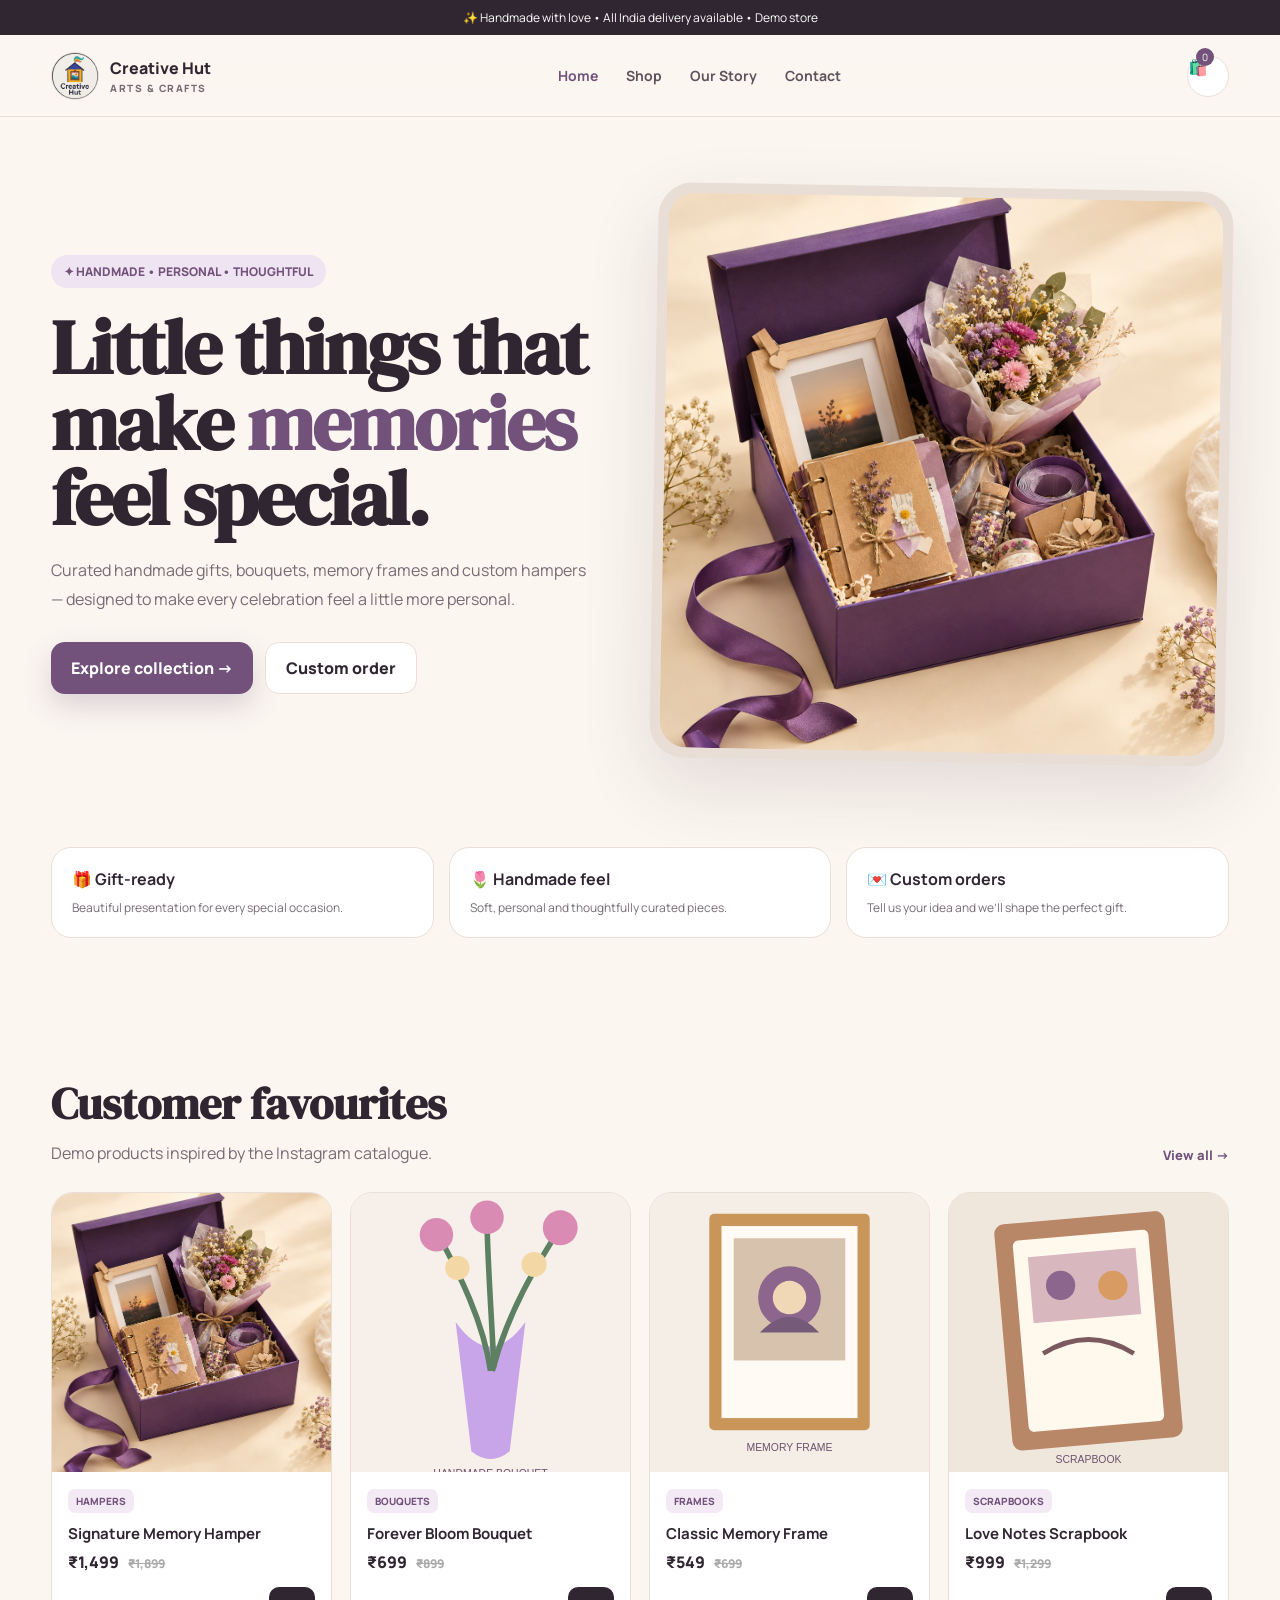
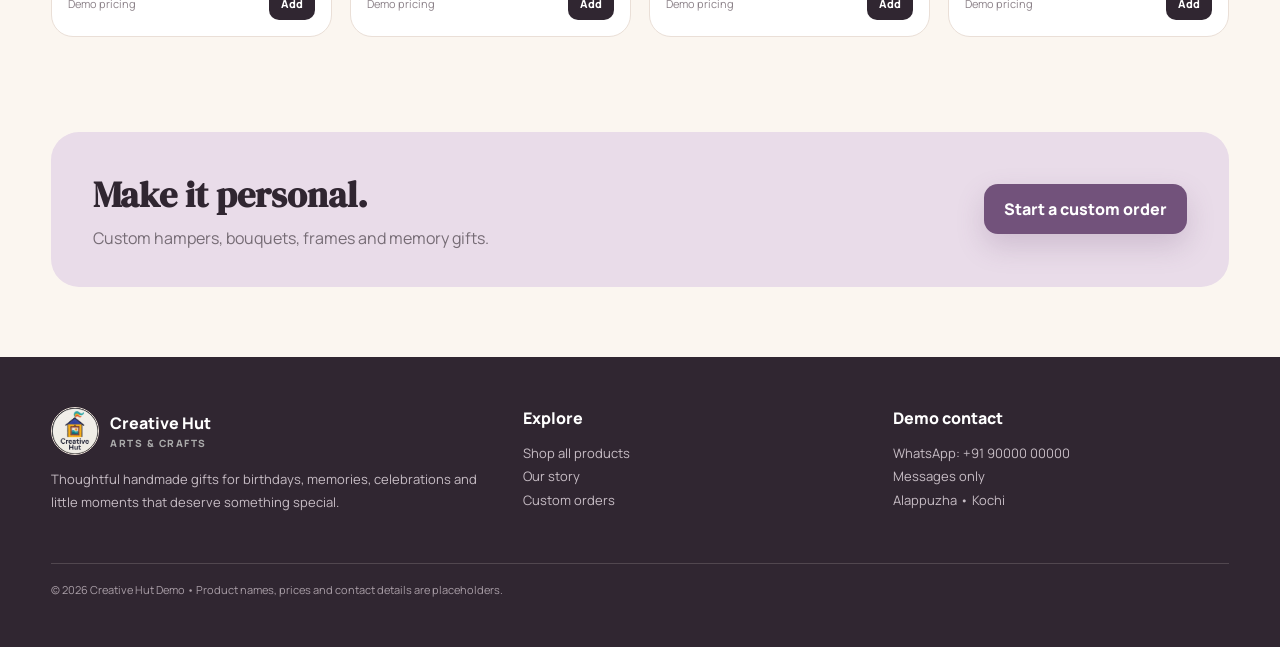
<file: index.html>
<!doctype html><html lang="en"><head><meta charset="utf-8"><meta name="viewport" content="width=device-width,initial-scale=1"><title>Home — Creative Hut</title><link rel="stylesheet" href="style.css"></head><body><div class="topbar">✨ Handmade with love • All India delivery available • Demo store</div><header class="nav"><div class="container"><a class="brand" href="index.html"><img class="brand-logo" src="assets/creative-hut-logo.jpg" alt="Creative Hut logo"><span>Creative Hut<small>ARTS & CRAFTS</small></span></a><nav class="navlinks"><a class="active" href="index.html">Home</a><a class="" href="shop.html">Shop</a><a class="" href="about.html">Our Story</a><a class="" href="contact.html">Contact</a></nav><div style="display:flex;align-items:center;gap:8px"><button class="menu-btn" id="menuBtn" aria-label="Open menu">☰</button><a class="icon-btn" href="cart.html">🛍️<span class="cart-count">0</span></a></div></div></header><main><section class="hero"><div class="container hero-grid"><div><span class="eyebrow">✦ HANDMADE • PERSONAL • THOUGHTFUL</span><h1>Little things that make <em>memories</em> feel special.</h1><p>Curated handmade gifts, bouquets, memory frames and custom hampers — designed to make every celebration feel a little more personal.</p><div class="actions"><a class="btn primary" href="shop.html">Explore collection →</a><a class="btn secondary" href="contact.html">Custom order</a></div></div><div class="hero-img"><img src="assets/hero-hamper.png" alt="Handmade gift hamper"></div></div></section><section class="container trust"><div class="trust-card"><b>🎁 Gift-ready</b><span>Beautiful presentation for every special occasion.</span></div><div class="trust-card"><b>🌷 Handmade feel</b><span>Soft, personal and thoughtfully curated pieces.</span></div><div class="trust-card"><b>💌 Custom orders</b><span>Tell us your idea and we’ll shape the perfect gift.</span></div></section><section class="section"><div class="container"><div class="section-head"><div><h2>Customer favourites</h2><p>Demo products inspired by the Instagram catalogue.</p></div><a class="link" href="shop.html">View all →</a></div><div id="featuredGrid" class="grid"></div></div></section><section class="container"><div class="banner"><div><h3>Make it personal.</h3><p>Custom hampers, bouquets, frames and memory gifts.</p></div><a class="btn primary" href="contact.html">Start a custom order</a></div></section></main><div class="toast"></div><div class="drawer-overlay" id="drawerOverlay"></div>
<aside class="drawer" id="drawer" aria-label="Site menu">
  <div class="drawer-head">
    <div class="drawer-brand"><img src="assets/creative-hut-logo.jpg" alt="Creative Hut logo"><span>Creative Hut</span></div>
    <button class="drawer-close" id="drawerClose" aria-label="Close menu">×</button>
  </div>
  <nav class="drawer-links">
    <a href="index.html">🏠 Home</a>
    <a href="shop.html">🛍️ Shop</a>
    <a href="about.html">💜 Our Story</a>
    <a href="contact.html">💌 Custom Order</a>
    <a href="cart.html">🛒 My Bag</a>
  </nav>
  <div class="drawer-note">Handmade gifts • Bouquets • Memory frames • Custom hampers<br><br>Demo website — product names, prices and contact details are placeholders.</div>
</aside><footer><div class="container footer-grid"><div><div class="brand"><img class="brand-logo" src="assets/creative-hut-logo.jpg" alt="Creative Hut logo"><span>Creative Hut<small style="color:#aaa">ARTS & CRAFTS</small></span></div><p>Thoughtful handmade gifts for birthdays, memories, celebrations and little moments that deserve something special.</p></div><div><div class="footer-title">Explore</div><p><a href="shop.html">Shop all products</a><br><a href="about.html">Our story</a><br><a href="contact.html">Custom orders</a></p></div><div><div class="footer-title">Demo contact</div><p>WhatsApp: +91 90000 00000<br>Messages only<br>Alappuzha • Kochi</p></div></div><div class="container copyright">© 2026 Creative Hut Demo • Product names, prices and contact details are placeholders.</div></footer><script src="app.js"></script></body></html>
</file>
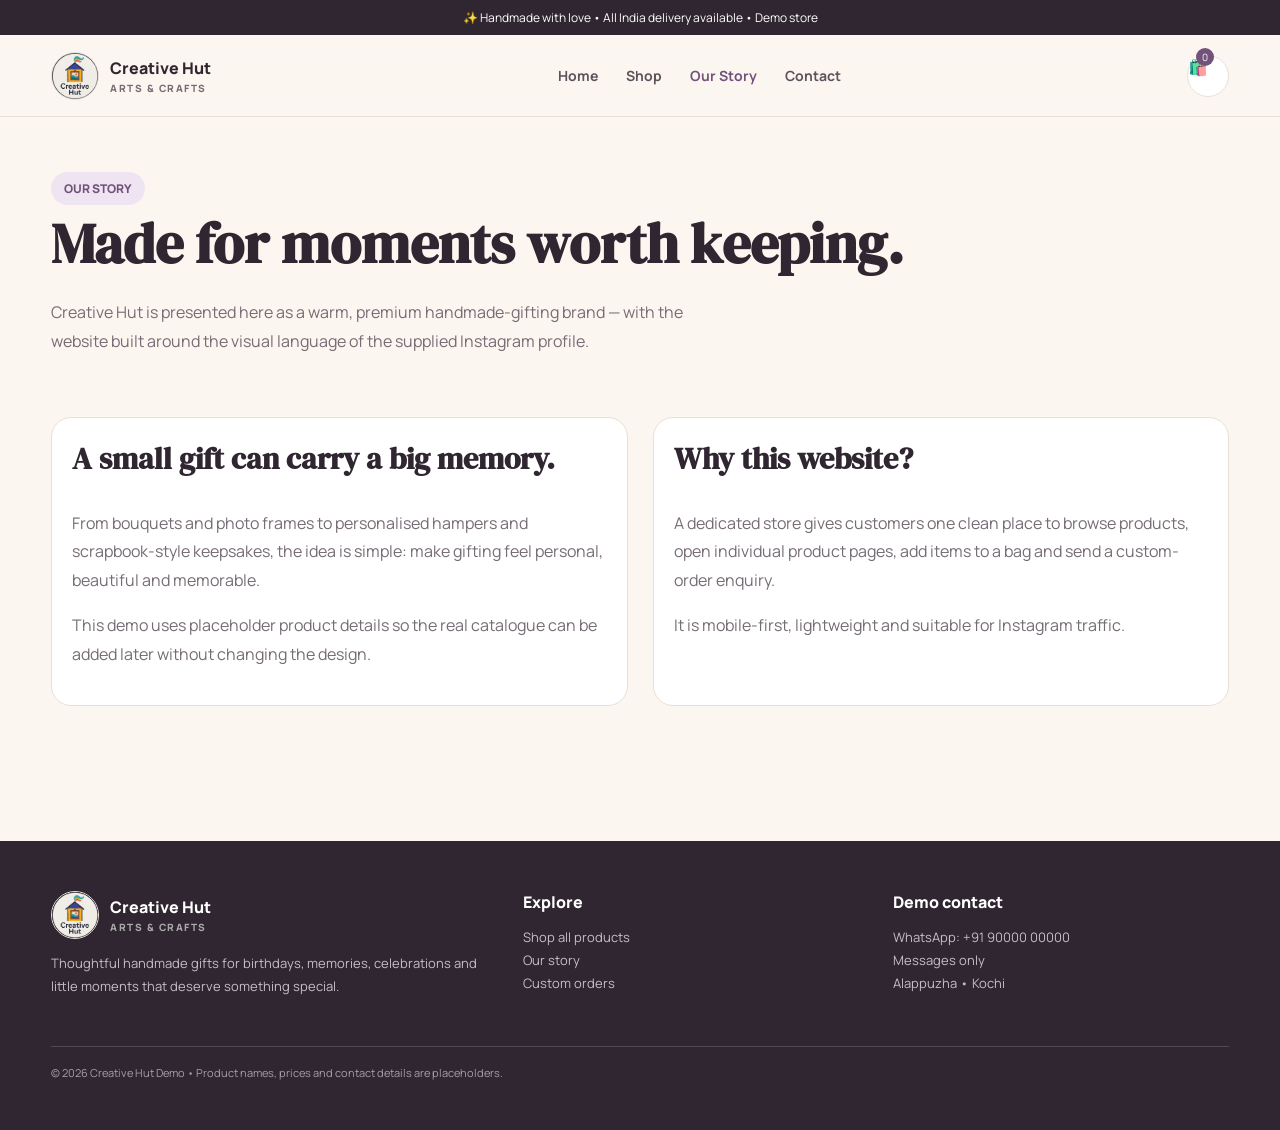
<file: about.html>
<!doctype html><html lang="en"><head><meta charset="utf-8"><meta name="viewport" content="width=device-width,initial-scale=1"><title>Our Story — Creative Hut</title><link rel="stylesheet" href="style.css"></head><body><div class="topbar">✨ Handmade with love • All India delivery available • Demo store</div><header class="nav"><div class="container"><a class="brand" href="index.html"><img class="brand-logo" src="assets/creative-hut-logo.jpg" alt="Creative Hut logo"><span>Creative Hut<small>ARTS & CRAFTS</small></span></a><nav class="navlinks"><a class="" href="index.html">Home</a><a class="" href="shop.html">Shop</a><a class="active" href="about.html">Our Story</a><a class="" href="contact.html">Contact</a></nav><div style="display:flex;align-items:center;gap:8px"><button class="menu-btn" id="menuBtn" aria-label="Open menu">☰</button><a class="icon-btn" href="cart.html">🛍️<span class="cart-count">0</span></a></div></div></header><main><section class="page-hero"><div class="container"><span class="eyebrow">OUR STORY</span><h1>Made for moments worth keeping.</h1><p>Creative Hut is presented here as a warm, premium handmade-gifting brand — with the website built around the visual language of the supplied Instagram profile.</p></div></section><section class="container section" style="padding-top:10px"><div class="about-grid"><div class="content-card"><h3>A small gift can carry a big memory.</h3><p>From bouquets and photo frames to personalised hampers and scrapbook-style keepsakes, the idea is simple: make gifting feel personal, beautiful and memorable.</p><p>This demo uses placeholder product details so the real catalogue can be added later without changing the design.</p></div><div class="content-card"><h3>Why this website?</h3><p>A dedicated store gives customers one clean place to browse products, open individual product pages, add items to a bag and send a custom-order enquiry.</p><p>It is mobile-first, lightweight and suitable for Instagram traffic.</p></div></div></section></main><div class="toast"></div><div class="drawer-overlay" id="drawerOverlay"></div>
<aside class="drawer" id="drawer" aria-label="Site menu">
  <div class="drawer-head">
    <div class="drawer-brand"><img src="assets/creative-hut-logo.jpg" alt="Creative Hut logo"><span>Creative Hut</span></div>
    <button class="drawer-close" id="drawerClose" aria-label="Close menu">×</button>
  </div>
  <nav class="drawer-links">
    <a href="index.html">🏠 Home</a>
    <a href="shop.html">🛍️ Shop</a>
    <a href="about.html">💜 Our Story</a>
    <a href="contact.html">💌 Custom Order</a>
    <a href="cart.html">🛒 My Bag</a>
  </nav>
  <div class="drawer-note">Handmade gifts • Bouquets • Memory frames • Custom hampers<br><br>Demo website — product names, prices and contact details are placeholders.</div>
</aside><footer><div class="container footer-grid"><div><div class="brand"><img class="brand-logo" src="assets/creative-hut-logo.jpg" alt="Creative Hut logo"><span>Creative Hut<small style="color:#aaa">ARTS & CRAFTS</small></span></div><p>Thoughtful handmade gifts for birthdays, memories, celebrations and little moments that deserve something special.</p></div><div><div class="footer-title">Explore</div><p><a href="shop.html">Shop all products</a><br><a href="about.html">Our story</a><br><a href="contact.html">Custom orders</a></p></div><div><div class="footer-title">Demo contact</div><p>WhatsApp: +91 90000 00000<br>Messages only<br>Alappuzha • Kochi</p></div></div><div class="container copyright">© 2026 Creative Hut Demo • Product names, prices and contact details are placeholders.</div></footer><script src="app.js"></script></body></html>
</file>
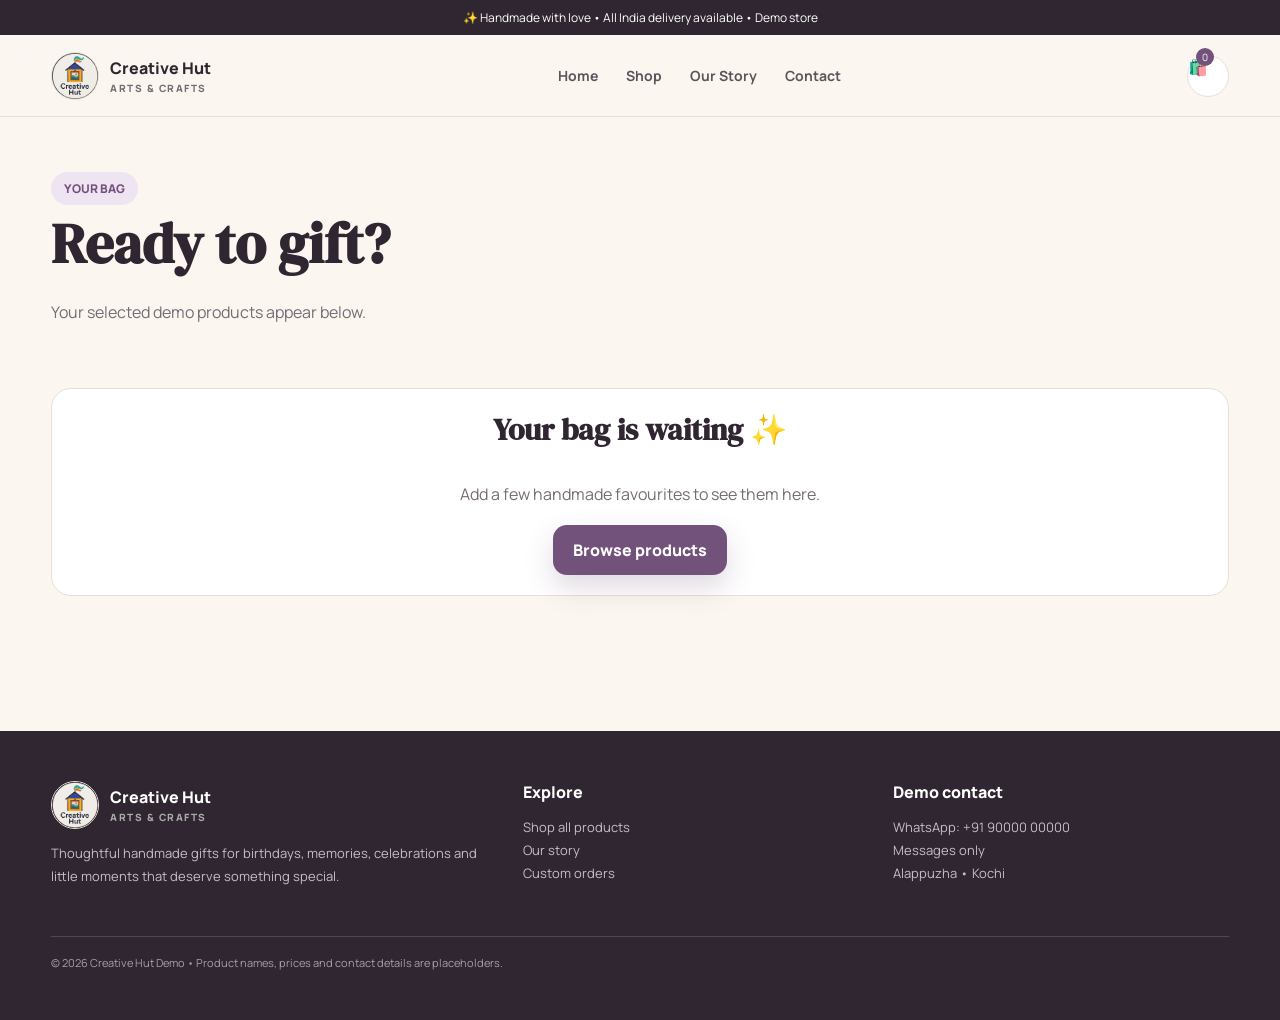
<file: cart.html>
<!doctype html><html lang="en"><head><meta charset="utf-8"><meta name="viewport" content="width=device-width,initial-scale=1"><title>Bag — Creative Hut</title><link rel="stylesheet" href="style.css"></head><body><div class="topbar">✨ Handmade with love • All India delivery available • Demo store</div><header class="nav"><div class="container"><a class="brand" href="index.html"><img class="brand-logo" src="assets/creative-hut-logo.jpg" alt="Creative Hut logo"><span>Creative Hut<small>ARTS & CRAFTS</small></span></a><nav class="navlinks"><a class="" href="index.html">Home</a><a class="" href="shop.html">Shop</a><a class="" href="about.html">Our Story</a><a class="" href="contact.html">Contact</a></nav><div style="display:flex;align-items:center;gap:8px"><button class="menu-btn" id="menuBtn" aria-label="Open menu">☰</button><a class="icon-btn" href="cart.html">🛍️<span class="cart-count">0</span></a></div></div></header><main><section class="page-hero"><div class="container"><span class="eyebrow">YOUR BAG</span><h1>Ready to gift?</h1><p>Your selected demo products appear below.</p></div></section><section class="container section" style="padding-top:10px"><div id="cartList" class="cart-list"></div><div id="cartSummary" class="cart-summary"><div><span style="display:block;color:#c9bec7;font-size:12px">Estimated total</span><b id="cartTotal">₹0</b></div><a class="btn" style="background:#fff;color:#302631" href="contact.html">Continue to enquiry →</a></div></section></main><div class="toast"></div><div class="drawer-overlay" id="drawerOverlay"></div>
<aside class="drawer" id="drawer" aria-label="Site menu">
  <div class="drawer-head">
    <div class="drawer-brand"><img src="assets/creative-hut-logo.jpg" alt="Creative Hut logo"><span>Creative Hut</span></div>
    <button class="drawer-close" id="drawerClose" aria-label="Close menu">×</button>
  </div>
  <nav class="drawer-links">
    <a href="index.html">🏠 Home</a>
    <a href="shop.html">🛍️ Shop</a>
    <a href="about.html">💜 Our Story</a>
    <a href="contact.html">💌 Custom Order</a>
    <a href="cart.html">🛒 My Bag</a>
  </nav>
  <div class="drawer-note">Handmade gifts • Bouquets • Memory frames • Custom hampers<br><br>Demo website — product names, prices and contact details are placeholders.</div>
</aside><footer><div class="container footer-grid"><div><div class="brand"><img class="brand-logo" src="assets/creative-hut-logo.jpg" alt="Creative Hut logo"><span>Creative Hut<small style="color:#aaa">ARTS & CRAFTS</small></span></div><p>Thoughtful handmade gifts for birthdays, memories, celebrations and little moments that deserve something special.</p></div><div><div class="footer-title">Explore</div><p><a href="shop.html">Shop all products</a><br><a href="about.html">Our story</a><br><a href="contact.html">Custom orders</a></p></div><div><div class="footer-title">Demo contact</div><p>WhatsApp: +91 90000 00000<br>Messages only<br>Alappuzha • Kochi</p></div></div><div class="container copyright">© 2026 Creative Hut Demo • Product names, prices and contact details are placeholders.</div></footer><script src="app.js"></script></body></html>
</file>
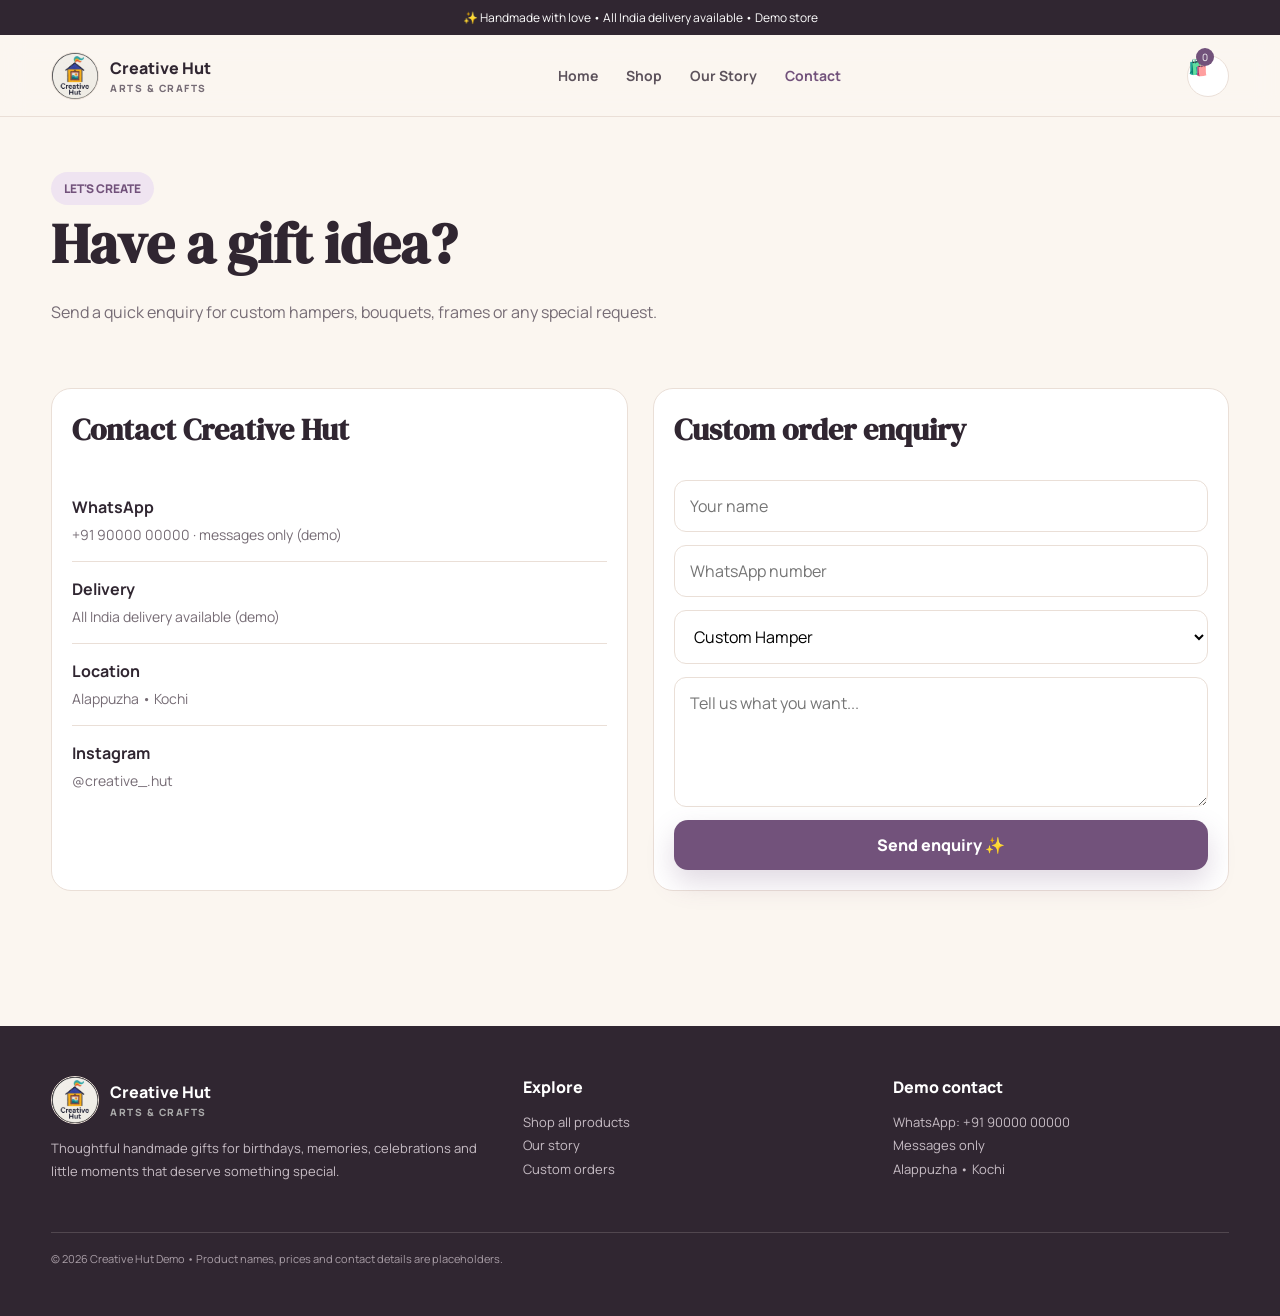
<file: contact.html>
<!doctype html><html lang="en"><head><meta charset="utf-8"><meta name="viewport" content="width=device-width,initial-scale=1"><title>Contact — Creative Hut</title><link rel="stylesheet" href="style.css"></head><body><div class="topbar">✨ Handmade with love • All India delivery available • Demo store</div><header class="nav"><div class="container"><a class="brand" href="index.html"><img class="brand-logo" src="assets/creative-hut-logo.jpg" alt="Creative Hut logo"><span>Creative Hut<small>ARTS & CRAFTS</small></span></a><nav class="navlinks"><a class="" href="index.html">Home</a><a class="" href="shop.html">Shop</a><a class="" href="about.html">Our Story</a><a class="active" href="contact.html">Contact</a></nav><div style="display:flex;align-items:center;gap:8px"><button class="menu-btn" id="menuBtn" aria-label="Open menu">☰</button><a class="icon-btn" href="cart.html">🛍️<span class="cart-count">0</span></a></div></div></header><main><section class="page-hero"><div class="container"><span class="eyebrow">LET'S CREATE</span><h1>Have a gift idea?</h1><p>Send a quick enquiry for custom hampers, bouquets, frames or any special request.</p></div></section><section class="container section" style="padding-top:10px"><div class="contact-grid"><div class="content-card"><h3>Contact Creative Hut</h3><div class="contact-item"><b>WhatsApp</b><span>+91 90000 00000 · messages only (demo)</span></div><div class="contact-item"><b>Delivery</b><span>All India delivery available (demo)</span></div><div class="contact-item"><b>Location</b><span>Alappuzha • Kochi</span></div><div class="contact-item"><b>Instagram</b><span>@creative_.hut</span></div></div><div class="content-card"><h3>Custom order enquiry</h3><form id="contactForm" class="form"><input required placeholder="Your name"><input required type="tel" placeholder="WhatsApp number"><select><option>Custom Hamper</option><option>Bouquet</option><option>Photo Frame</option><option>Scrapbook</option><option>Other</option></select><textarea placeholder="Tell us what you want..."></textarea><button class="btn primary" type="submit">Send enquiry ✨</button></form></div></div></section></main><div class="toast"></div><div class="drawer-overlay" id="drawerOverlay"></div>
<aside class="drawer" id="drawer" aria-label="Site menu">
  <div class="drawer-head">
    <div class="drawer-brand"><img src="assets/creative-hut-logo.jpg" alt="Creative Hut logo"><span>Creative Hut</span></div>
    <button class="drawer-close" id="drawerClose" aria-label="Close menu">×</button>
  </div>
  <nav class="drawer-links">
    <a href="index.html">🏠 Home</a>
    <a href="shop.html">🛍️ Shop</a>
    <a href="about.html">💜 Our Story</a>
    <a href="contact.html">💌 Custom Order</a>
    <a href="cart.html">🛒 My Bag</a>
  </nav>
  <div class="drawer-note">Handmade gifts • Bouquets • Memory frames • Custom hampers<br><br>Demo website — product names, prices and contact details are placeholders.</div>
</aside><footer><div class="container footer-grid"><div><div class="brand"><img class="brand-logo" src="assets/creative-hut-logo.jpg" alt="Creative Hut logo"><span>Creative Hut<small style="color:#aaa">ARTS & CRAFTS</small></span></div><p>Thoughtful handmade gifts for birthdays, memories, celebrations and little moments that deserve something special.</p></div><div><div class="footer-title">Explore</div><p><a href="shop.html">Shop all products</a><br><a href="about.html">Our story</a><br><a href="contact.html">Custom orders</a></p></div><div><div class="footer-title">Demo contact</div><p>WhatsApp: +91 90000 00000<br>Messages only<br>Alappuzha • Kochi</p></div></div><div class="container copyright">© 2026 Creative Hut Demo • Product names, prices and contact details are placeholders.</div></footer><script src="app.js"></script></body></html>
</file>
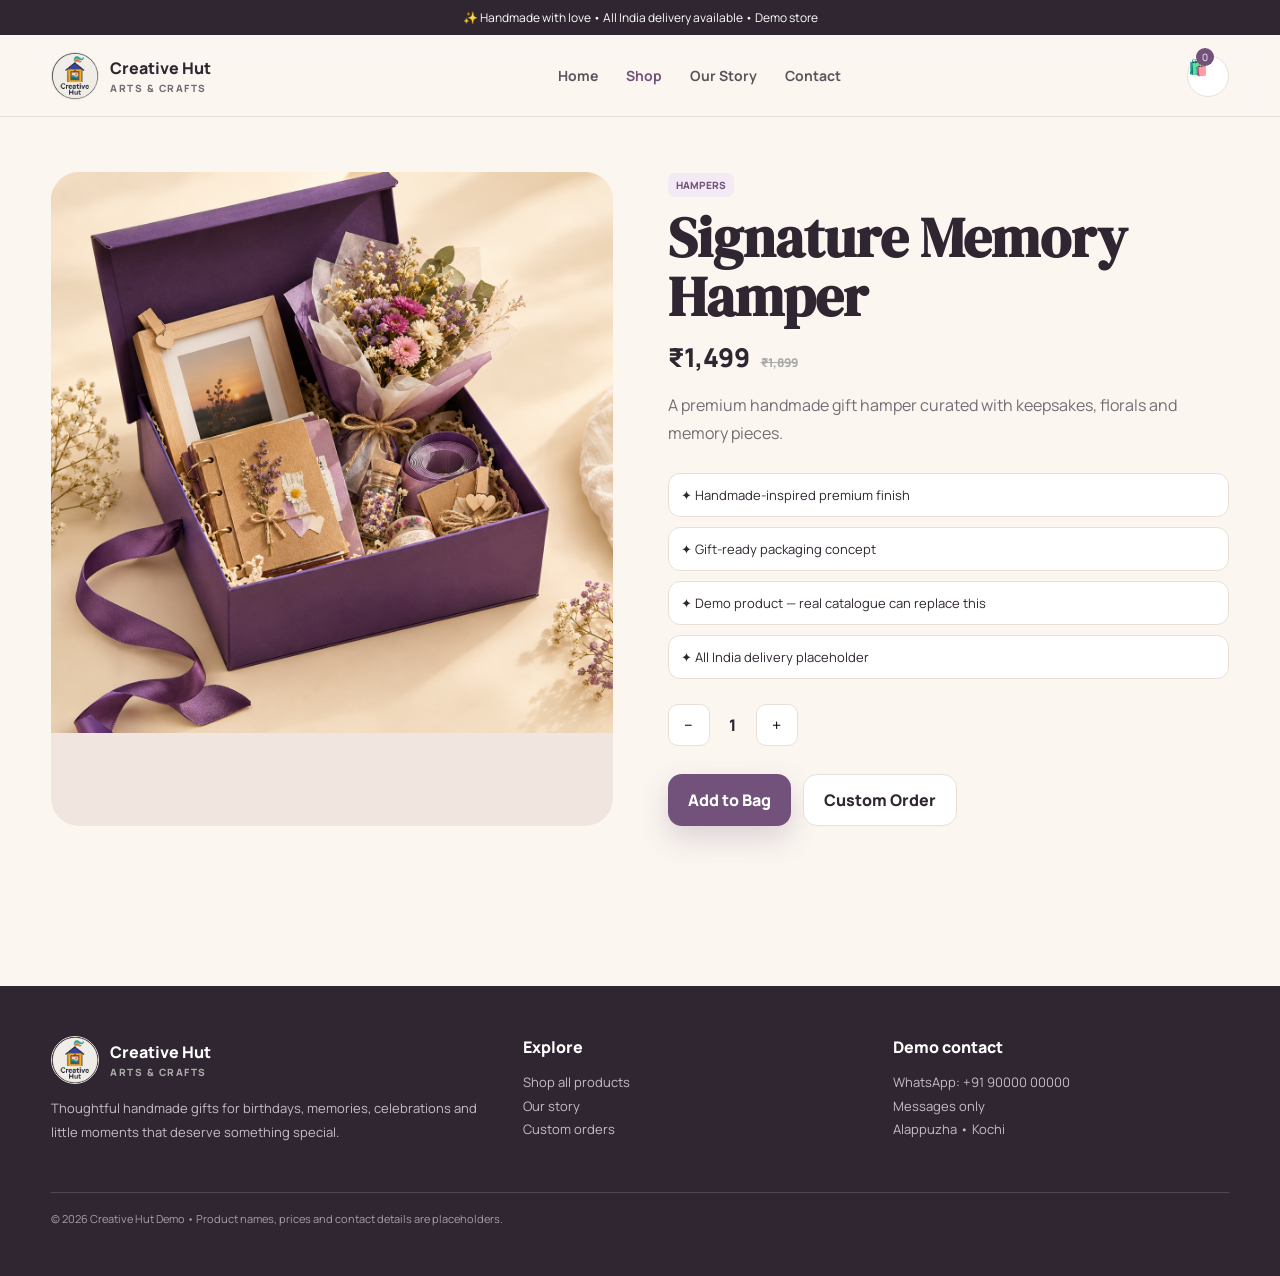
<file: product.html>
<!doctype html><html lang="en"><head><meta charset="utf-8"><meta name="viewport" content="width=device-width,initial-scale=1"><title>Product — Creative Hut</title><link rel="stylesheet" href="style.css"></head><body><div class="topbar">✨ Handmade with love • All India delivery available • Demo store</div><header class="nav"><div class="container"><a class="brand" href="index.html"><img class="brand-logo" src="assets/creative-hut-logo.jpg" alt="Creative Hut logo"><span>Creative Hut<small>ARTS & CRAFTS</small></span></a><nav class="navlinks"><a class="" href="index.html">Home</a><a class="active" href="shop.html">Shop</a><a class="" href="about.html">Our Story</a><a class="" href="contact.html">Contact</a></nav><div style="display:flex;align-items:center;gap:8px"><button class="menu-btn" id="menuBtn" aria-label="Open menu">☰</button><a class="icon-btn" href="cart.html">🛍️<span class="cart-count">0</span></a></div></div></header><main><section class="container"><div id="productDetail" class="detail"></div></section></main><div class="toast"></div><div class="drawer-overlay" id="drawerOverlay"></div>
<aside class="drawer" id="drawer" aria-label="Site menu">
  <div class="drawer-head">
    <div class="drawer-brand"><img src="assets/creative-hut-logo.jpg" alt="Creative Hut logo"><span>Creative Hut</span></div>
    <button class="drawer-close" id="drawerClose" aria-label="Close menu">×</button>
  </div>
  <nav class="drawer-links">
    <a href="index.html">🏠 Home</a>
    <a href="shop.html">🛍️ Shop</a>
    <a href="about.html">💜 Our Story</a>
    <a href="contact.html">💌 Custom Order</a>
    <a href="cart.html">🛒 My Bag</a>
  </nav>
  <div class="drawer-note">Handmade gifts • Bouquets • Memory frames • Custom hampers<br><br>Demo website — product names, prices and contact details are placeholders.</div>
</aside><footer><div class="container footer-grid"><div><div class="brand"><img class="brand-logo" src="assets/creative-hut-logo.jpg" alt="Creative Hut logo"><span>Creative Hut<small style="color:#aaa">ARTS & CRAFTS</small></span></div><p>Thoughtful handmade gifts for birthdays, memories, celebrations and little moments that deserve something special.</p></div><div><div class="footer-title">Explore</div><p><a href="shop.html">Shop all products</a><br><a href="about.html">Our story</a><br><a href="contact.html">Custom orders</a></p></div><div><div class="footer-title">Demo contact</div><p>WhatsApp: +91 90000 00000<br>Messages only<br>Alappuzha • Kochi</p></div></div><div class="container copyright">© 2026 Creative Hut Demo • Product names, prices and contact details are placeholders.</div></footer><script src="app.js"></script></body></html>
</file>
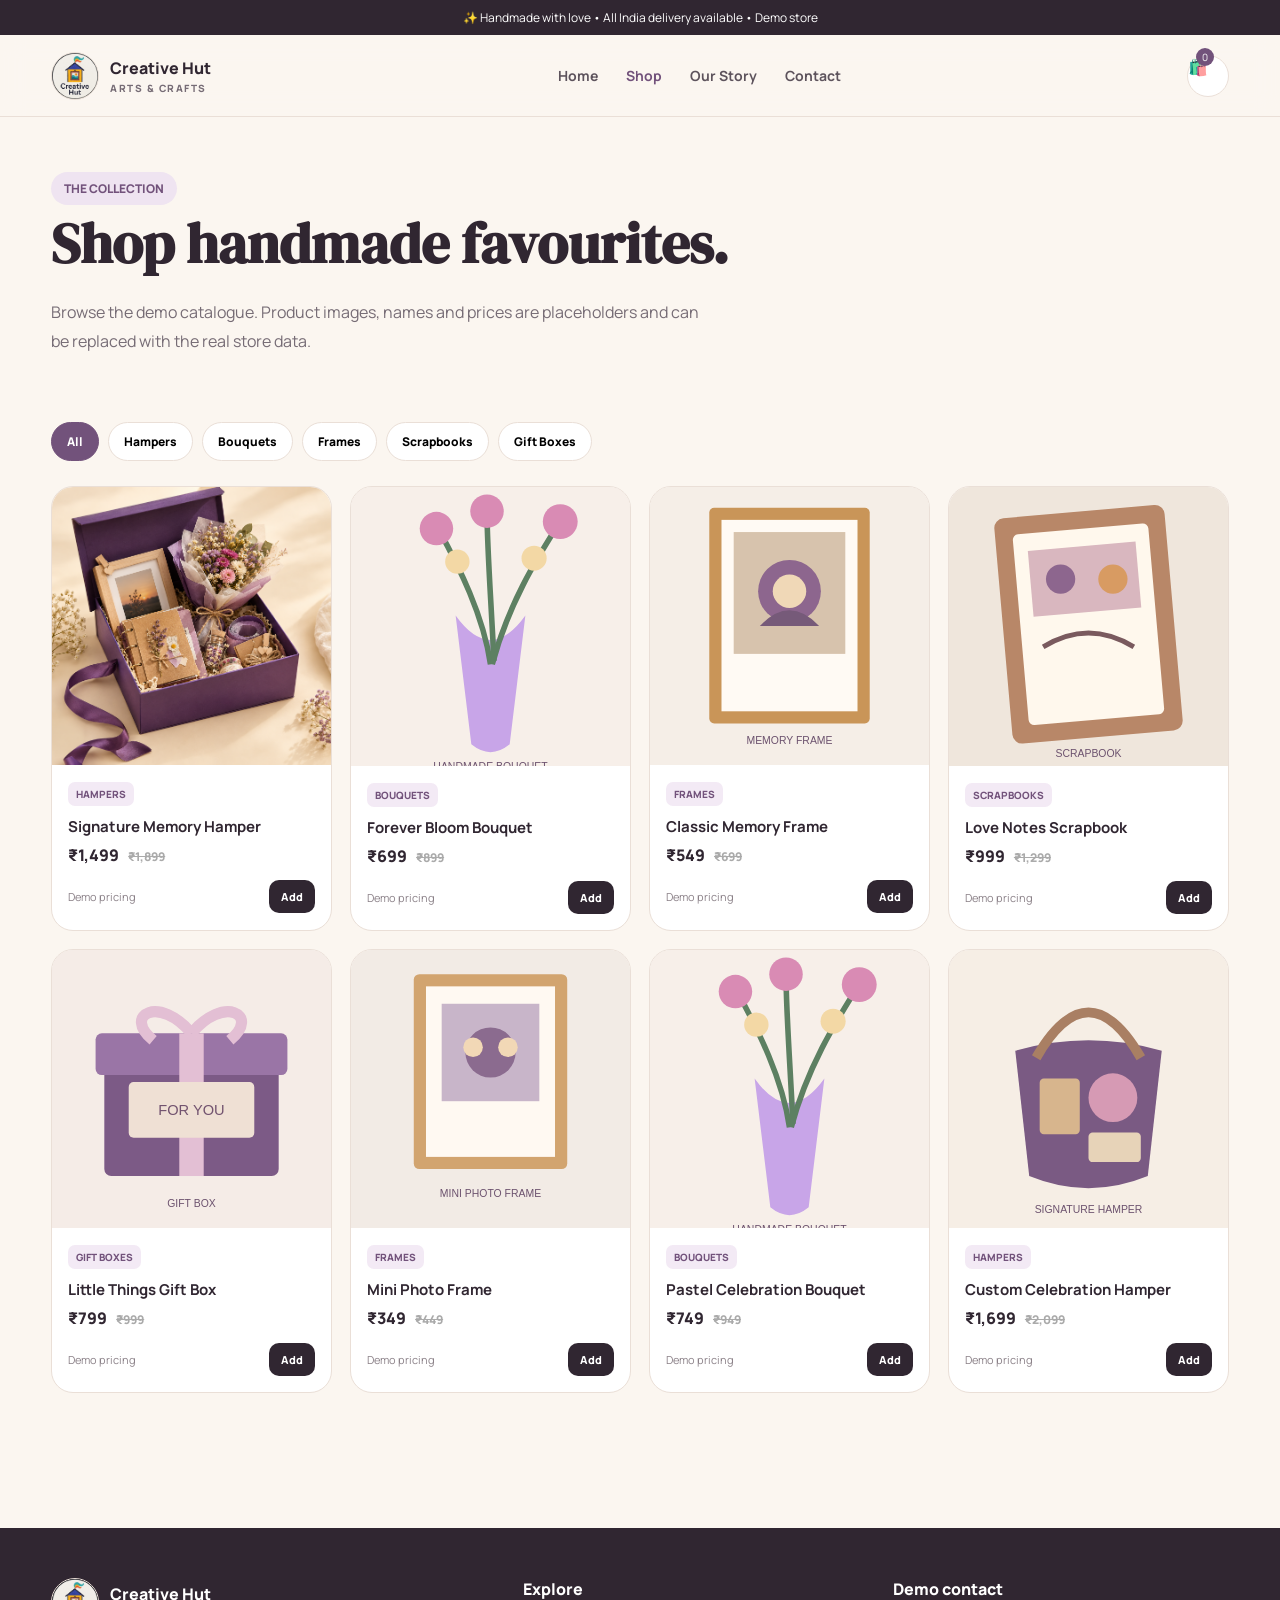
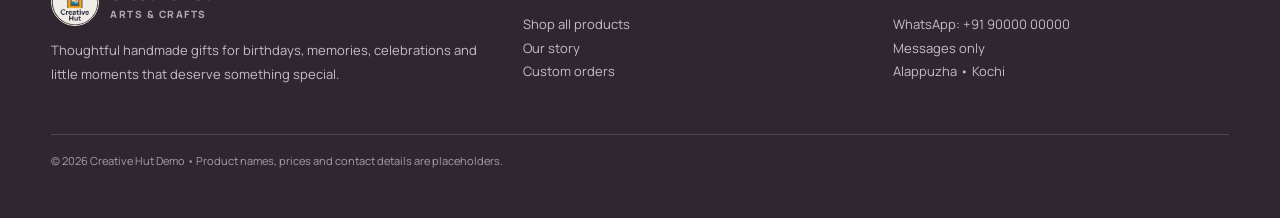
<file: shop.html>
<!doctype html><html lang="en"><head><meta charset="utf-8"><meta name="viewport" content="width=device-width,initial-scale=1"><title>Shop — Creative Hut</title><link rel="stylesheet" href="style.css"></head><body><div class="topbar">✨ Handmade with love • All India delivery available • Demo store</div><header class="nav"><div class="container"><a class="brand" href="index.html"><img class="brand-logo" src="assets/creative-hut-logo.jpg" alt="Creative Hut logo"><span>Creative Hut<small>ARTS & CRAFTS</small></span></a><nav class="navlinks"><a class="" href="index.html">Home</a><a class="active" href="shop.html">Shop</a><a class="" href="about.html">Our Story</a><a class="" href="contact.html">Contact</a></nav><div style="display:flex;align-items:center;gap:8px"><button class="menu-btn" id="menuBtn" aria-label="Open menu">☰</button><a class="icon-btn" href="cart.html">🛍️<span class="cart-count">0</span></a></div></div></header><main><section class="page-hero"><div class="container"><span class="eyebrow">THE COLLECTION</span><h1>Shop handmade favourites.</h1><p>Browse the demo catalogue. Product images, names and prices are placeholders and can be replaced with the real store data.</p></div></section><section class="container section" style="padding-top:15px"><div class="filters"><button class="filter active" data-cat="All">All</button><button class="filter" data-cat="Hampers">Hampers</button><button class="filter" data-cat="Bouquets">Bouquets</button><button class="filter" data-cat="Frames">Frames</button><button class="filter" data-cat="Scrapbooks">Scrapbooks</button><button class="filter" data-cat="Gift Boxes">Gift Boxes</button></div><div id="shopGrid" class="grid"></div></section></main><div class="toast"></div><div class="drawer-overlay" id="drawerOverlay"></div>
<aside class="drawer" id="drawer" aria-label="Site menu">
  <div class="drawer-head">
    <div class="drawer-brand"><img src="assets/creative-hut-logo.jpg" alt="Creative Hut logo"><span>Creative Hut</span></div>
    <button class="drawer-close" id="drawerClose" aria-label="Close menu">×</button>
  </div>
  <nav class="drawer-links">
    <a href="index.html">🏠 Home</a>
    <a href="shop.html">🛍️ Shop</a>
    <a href="about.html">💜 Our Story</a>
    <a href="contact.html">💌 Custom Order</a>
    <a href="cart.html">🛒 My Bag</a>
  </nav>
  <div class="drawer-note">Handmade gifts • Bouquets • Memory frames • Custom hampers<br><br>Demo website — product names, prices and contact details are placeholders.</div>
</aside><footer><div class="container footer-grid"><div><div class="brand"><img class="brand-logo" src="assets/creative-hut-logo.jpg" alt="Creative Hut logo"><span>Creative Hut<small style="color:#aaa">ARTS & CRAFTS</small></span></div><p>Thoughtful handmade gifts for birthdays, memories, celebrations and little moments that deserve something special.</p></div><div><div class="footer-title">Explore</div><p><a href="shop.html">Shop all products</a><br><a href="about.html">Our story</a><br><a href="contact.html">Custom orders</a></p></div><div><div class="footer-title">Demo contact</div><p>WhatsApp: +91 90000 00000<br>Messages only<br>Alappuzha • Kochi</p></div></div><div class="container copyright">© 2026 Creative Hut Demo • Product names, prices and contact details are placeholders.</div></footer><script src="app.js"></script></body></html>
</file>
<file: style.css>
@import url('https://fonts.googleapis.com/css2?family=DM+Serif+Display&family=Manrope:wght@400;500;600;700;800&display=swap');
:root{--ink:#302631;--muted:#766c75;--purple:#72527b;--cream:#fbf6f0;--card:#fff;--line:#eadfd7}*{box-sizing:border-box}html{scroll-behavior:smooth}body{margin:0;background:var(--cream);color:var(--ink);font-family:Manrope,Arial,sans-serif}a{text-decoration:none;color:inherit}button{font:inherit}.container{width:min(1180px,92%);margin:auto}.topbar{background:#302631;color:#fff;text-align:center;padding:9px;font-size:12px}.nav{height:82px;display:flex;align-items:center;background:#fbf6f0eF;position:sticky;top:0;z-index:20;border-bottom:1px solid #eadfd7;backdrop-filter:blur(12px)}.nav>.container{display:flex;align-items:center;justify-content:space-between;gap:25px}.brand{display:flex;align-items:center;gap:11px;font-weight:800}.brand-mark{width:43px;height:43px;border-radius:14px;background:linear-gradient(145deg,#6f4d78,#c794b1);display:grid;place-items:center;color:#fff;font-family:Georgia;font-size:21px}.brand small{display:block;color:#766c75;font-size:10px;letter-spacing:1.5px;margin-top:2px}.navlinks{display:flex;gap:28px;font-size:14px;font-weight:700;color:#5d535c}.navlinks a:hover,.navlinks a.active{color:#72527b}.icon-btn{width:42px;height:42px;border:1px solid #eadfd7;border-radius:50%;background:#fff;cursor:pointer}.cart-count{background:#72527b;color:#fff;border-radius:50%;font-size:10px;padding:2px 6px;position:relative;top:-12px;left:-12px}.hero{padding:70px 0 85px}.hero-grid{display:grid;grid-template-columns:1fr 1.05fr;align-items:center;gap:55px}.eyebrow{display:inline-flex;background:#efe4f1;color:#72527b;padding:8px 13px;border-radius:999px;font-size:12px;font-weight:800}.hero h1{font-family:'DM Serif Display',Georgia,serif;font-size:clamp(48px,6vw,78px);line-height:.98;margin:22px 0 20px;letter-spacing:-2px}.hero h1 em{color:#72527b;font-style:normal}.hero p,.page-hero p{color:#766c75;font-size:16px;line-height:1.8;max-width:650px}.actions{display:flex;gap:12px;margin-top:28px;flex-wrap:wrap}.btn{border:0;border-radius:14px;padding:14px 20px;font-weight:800;cursor:pointer;display:inline-flex;align-items:center;justify-content:center;gap:8px}.btn.primary{background:#72527b;color:#fff;box-shadow:0 12px 28px #72527b38}.btn.secondary{background:#fff;border:1px solid #eadfd7}.hero-img{background:#e9ded5;border-radius:34px;padding:10px;box-shadow:0 28px 70px #452d3f22;transform:rotate(1deg)}.hero-img img{display:block;width:100%;aspect-ratio:1/1;object-fit:cover;border-radius:27px}.trust{display:grid;grid-template-columns:repeat(3,1fr);gap:15px;margin-bottom:70px}.trust-card,.content-card{background:#fff;border:1px solid #eadfd7;border-radius:20px;padding:20px}.trust-card b{display:block;margin-bottom:5px}.trust-card span{font-size:12px;color:#766c75}.section{padding:65px 0}.section-head{display:flex;justify-content:space-between;align-items:end;gap:20px;margin-bottom:28px}.section h2{font-family:'DM Serif Display',Georgia,serif;font-size:44px;margin:0 0 8px}.section-head p{color:#766c75;margin:0}.link{color:#72527b;font-weight:800;font-size:13px}.grid{display:grid;grid-template-columns:repeat(4,1fr);gap:18px}.product-card{background:#fff;border:1px solid #eadfd7;border-radius:22px;overflow:hidden;transition:.25s}.product-card:hover{transform:translateY(-5px);box-shadow:0 20px 50px #422d3e1a}.product-img{aspect-ratio:1;background:#f3ebe5;overflow:hidden}.product-img img{width:100%;height:100%;object-fit:cover;display:block}.product-info{padding:16px}.tag{display:inline-block;background:#f3eaf5;color:#72527b;padding:5px 8px;border-radius:7px;font-size:10px;font-weight:800;text-transform:uppercase}.product-info h3{font-size:15px;margin:10px 0 7px}.price{font-weight:800}.old{font-size:12px;color:#aaa;text-decoration:line-through;margin-left:6px}.card-bottom{display:flex;justify-content:space-between;align-items:center;margin-top:14px}.mini-btn,.remove{border:0;background:#302631;color:#fff;border-radius:10px;padding:9px 12px;font-size:11px;font-weight:800;cursor:pointer}.banner{background:#e9dce9;border-radius:28px;padding:38px 42px;display:flex;align-items:center;justify-content:space-between;gap:30px;margin:30px 0}.banner h3{font-family:'DM Serif Display';font-size:36px;margin:0 0 8px}.banner p{color:#766c75;margin:0}.page-hero{padding:55px 0 35px}.page-hero h1{font-family:'DM Serif Display';font-size:56px;margin:0 0 10px}.filters{display:flex;gap:9px;flex-wrap:wrap;margin-bottom:25px}.filter{padding:10px 15px;border:1px solid #eadfd7;background:#fff;border-radius:999px;font-size:12px;font-weight:800;cursor:pointer}.filter.active{background:#72527b;color:#fff;border-color:#72527b}.detail{display:grid;grid-template-columns:1fr 1fr;gap:55px;padding:55px 0 90px}.detail-image{background:#f0e6df;border-radius:28px;overflow:hidden}.detail-image img{width:100%;display:block;aspect-ratio:1;object-fit:cover}.detail h1{font-family:'DM Serif Display';font-size:56px;line-height:1.05;margin:12px 0}.detail-price{font-size:26px;font-weight:800}.detail p,.content-card p{color:#766c75;line-height:1.8}.bullets{padding:0;list-style:none;display:grid;gap:10px;margin:25px 0}.bullets li{background:#fff;border:1px solid #eadfd7;padding:12px;border-radius:12px;font-size:13px}.quantity{display:flex;gap:8px;align-items:center;margin:20px 0}.qty{width:42px;height:42px;border:1px solid #eadfd7;background:#fff;border-radius:10px;cursor:pointer}.qtynum{min-width:30px;text-align:center;font-weight:800}.about-grid,.contact-grid{display:grid;grid-template-columns:1fr 1fr;gap:25px}.content-card h3{font-family:'DM Serif Display';font-size:30px;margin-top:0}.contact-item{padding:16px 0;border-bottom:1px solid #eadfd7}.contact-item:last-child{border:0}.contact-item b{display:block;margin-bottom:5px}.contact-item span{color:#766c75;font-size:14px}.form{display:grid;gap:13px}.form input,.form textarea,.form select{width:100%;padding:14px 15px;border:1px solid #eadfd7;border-radius:12px;background:#fff;outline:none;font:inherit}.form textarea{min-height:130px;resize:vertical}.cart-list{display:grid;gap:12px}.cart-row{display:grid;grid-template-columns:90px 1fr auto;gap:16px;align-items:center;background:#fff;border:1px solid #eadfd7;padding:12px;border-radius:18px}.cart-row img{width:90px;height:90px;object-fit:cover;border-radius:13px}.cart-row h3{margin:0 0 6px;font-size:15px}.cart-row p{margin:0;color:#766c75;font-size:12px}.remove{background:#f6e9ee;color:#9a5470}.cart-summary{margin-top:20px;background:#302631;color:#fff;padding:24px;border-radius:20px;display:flex;justify-content:space-between;align-items:center}.cart-summary b{font-size:22px}footer{margin-top:70px;background:#302631;color:#fff;padding:50px 0}.footer-grid{display:grid;grid-template-columns:1.3fr 1fr 1fr;gap:35px}.footer-grid p,.footer-grid a{color:#c7bdc5;font-size:13px;line-height:1.8}.footer-title{font-weight:800;margin-bottom:10px}.copyright{border-top:1px solid #51474f;margin-top:35px;padding-top:18px;color:#a99ea7;font-size:11px}.toast{position:fixed;right:20px;bottom:20px;background:#302631;color:#fff;padding:14px 18px;border-radius:12px;box-shadow:0 15px 40px #0003;opacity:0;transform:translateY(15px);pointer-events:none;transition:.25s;z-index:50;font-size:13px}.toast.show{opacity:1;transform:translateY(0)}@media(max-width:900px){.navlinks{display:none}.hero-grid,.detail,.about-grid,.contact-grid{grid-template-columns:1fr}.grid{grid-template-columns:repeat(2,1fr)}.trust{grid-template-columns:1fr}.footer-grid{grid-template-columns:1fr}.detail h1,.page-hero h1{font-size:44px}.banner{display:block}.banner .btn{margin-top:20px}}@media(max-width:560px){.grid{grid-template-columns:1fr}.hero h1{font-size:52px}.section h2{font-size:38px}.nav{height:72px}.hero-img{transform:none}.cart-row{grid-template-columns:70px 1fr}.cart-row img{width:70px;height:70px}.cart-row .remove{grid-column:2}.cart-summary{display:block}.cart-summary .btn{margin-top:14px;width:100%}}
/* Creative Hut additions */
.brand-logo{width:48px;height:48px;border-radius:50%;object-fit:cover;display:block;border:1px solid #eadfd7}
.menu-btn{display:none;width:44px;height:44px;border:1px solid #eadfd7;border-radius:12px;background:#fff;cursor:pointer;font-size:22px;line-height:1}
.drawer-overlay{position:fixed;inset:0;background:rgba(28,20,27,.45);backdrop-filter:blur(3px);z-index:80;opacity:0;pointer-events:none;transition:.25s}
.drawer{position:fixed;right:0;top:0;height:100dvh;width:min(340px,86vw);background:#fbf6f0;z-index:90;padding:25px;transform:translateX(105%);transition:.3s;box-shadow:-20px 0 60px rgba(48,38,49,.16)}
.drawer.open{transform:translateX(0)}.drawer-overlay.open{opacity:1;pointer-events:auto}
.drawer-head{display:flex;align-items:center;justify-content:space-between;padding-bottom:20px;border-bottom:1px solid #eadfd7}
.drawer-brand{display:flex;align-items:center;gap:10px;font-weight:800}.drawer-brand img{width:46px;height:46px;border-radius:50%;object-fit:cover}
.drawer-close{width:40px;height:40px;border:1px solid #eadfd7;background:#fff;border-radius:50%;font-size:22px;cursor:pointer}
.drawer-links{display:grid;gap:8px;margin-top:22px}.drawer-links a{padding:15px;border-radius:13px;font-weight:800}.drawer-links a:hover{background:#efe4f1;color:#72527b}
.drawer-note{margin-top:30px;padding:18px;background:#efe4f1;border-radius:18px;color:#72527b;font-size:12px;line-height:1.7}
@media(max-width:900px){.menu-btn{display:block}.navlinks{display:none}.nav>.container{gap:10px}.brand-logo{width:44px;height:44px}}
@media(min-width:901px){.drawer,.drawer-overlay{display:none!important}}
</file>
